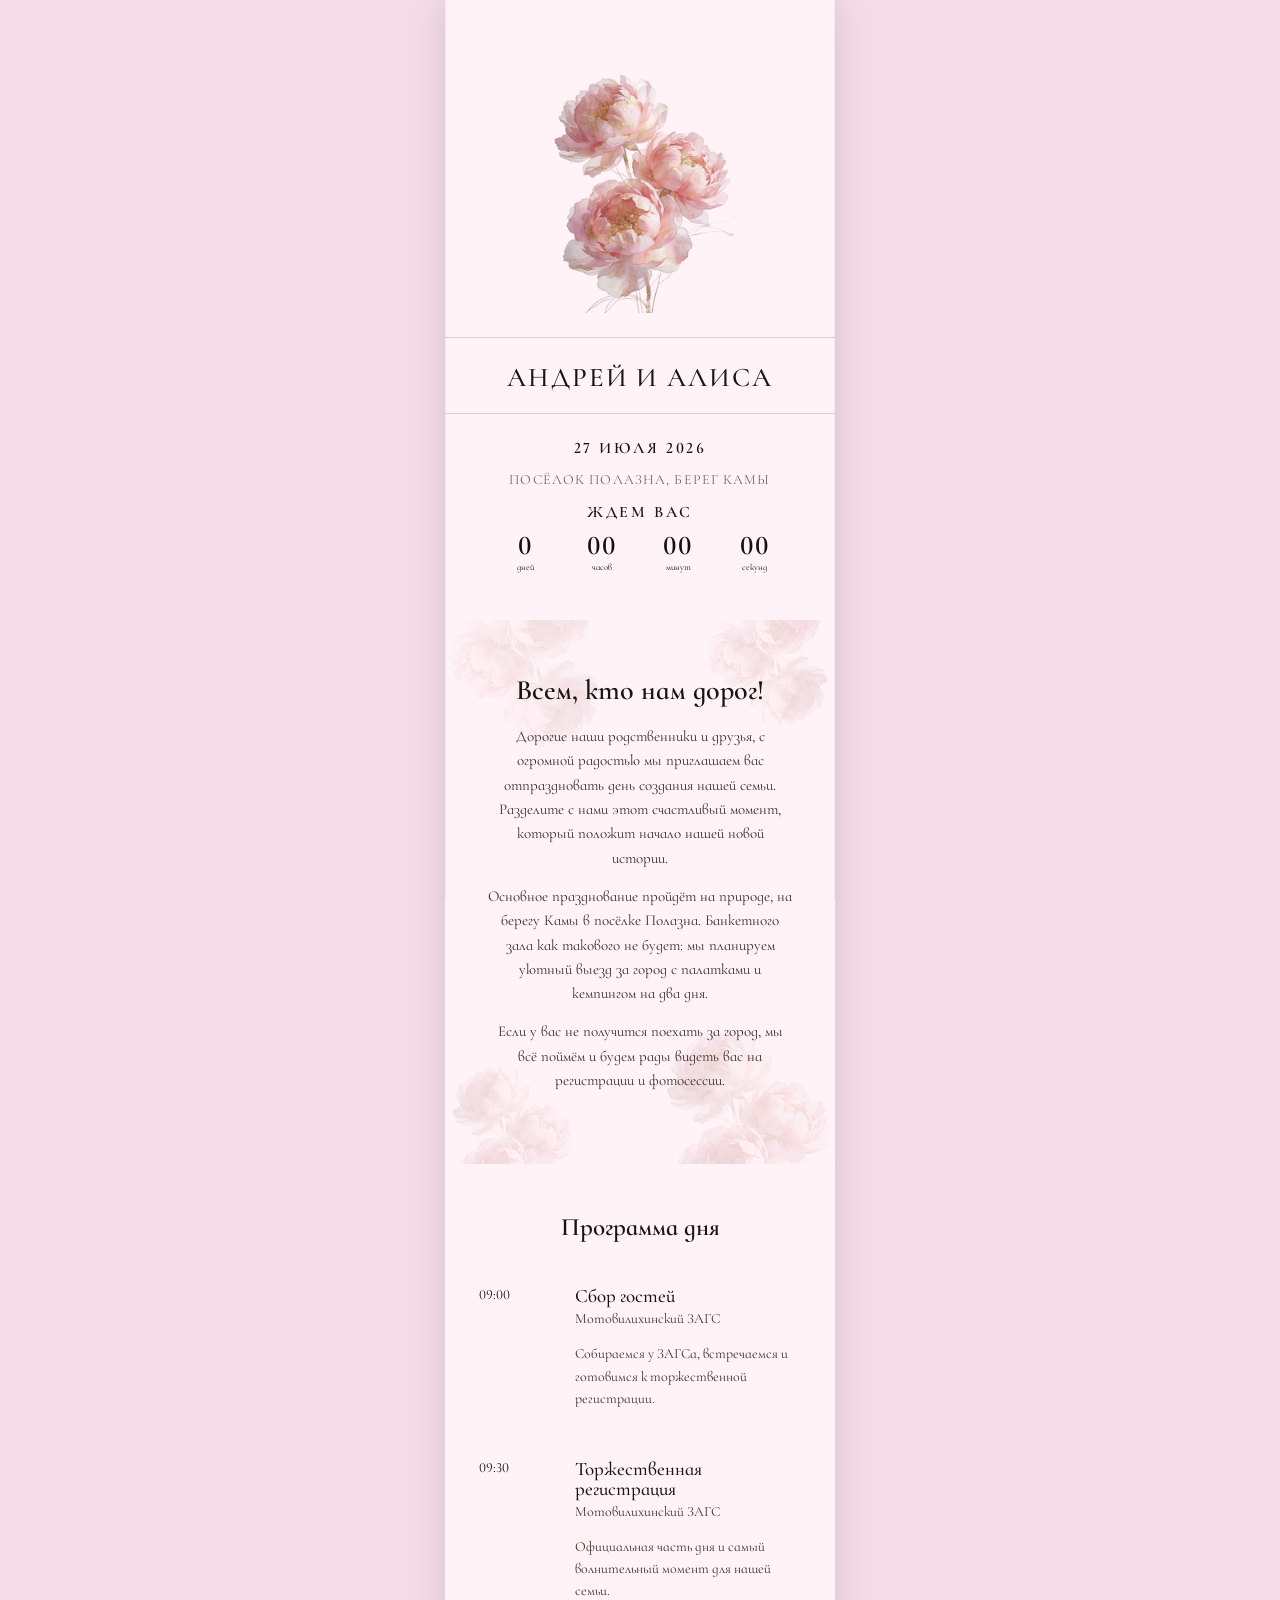
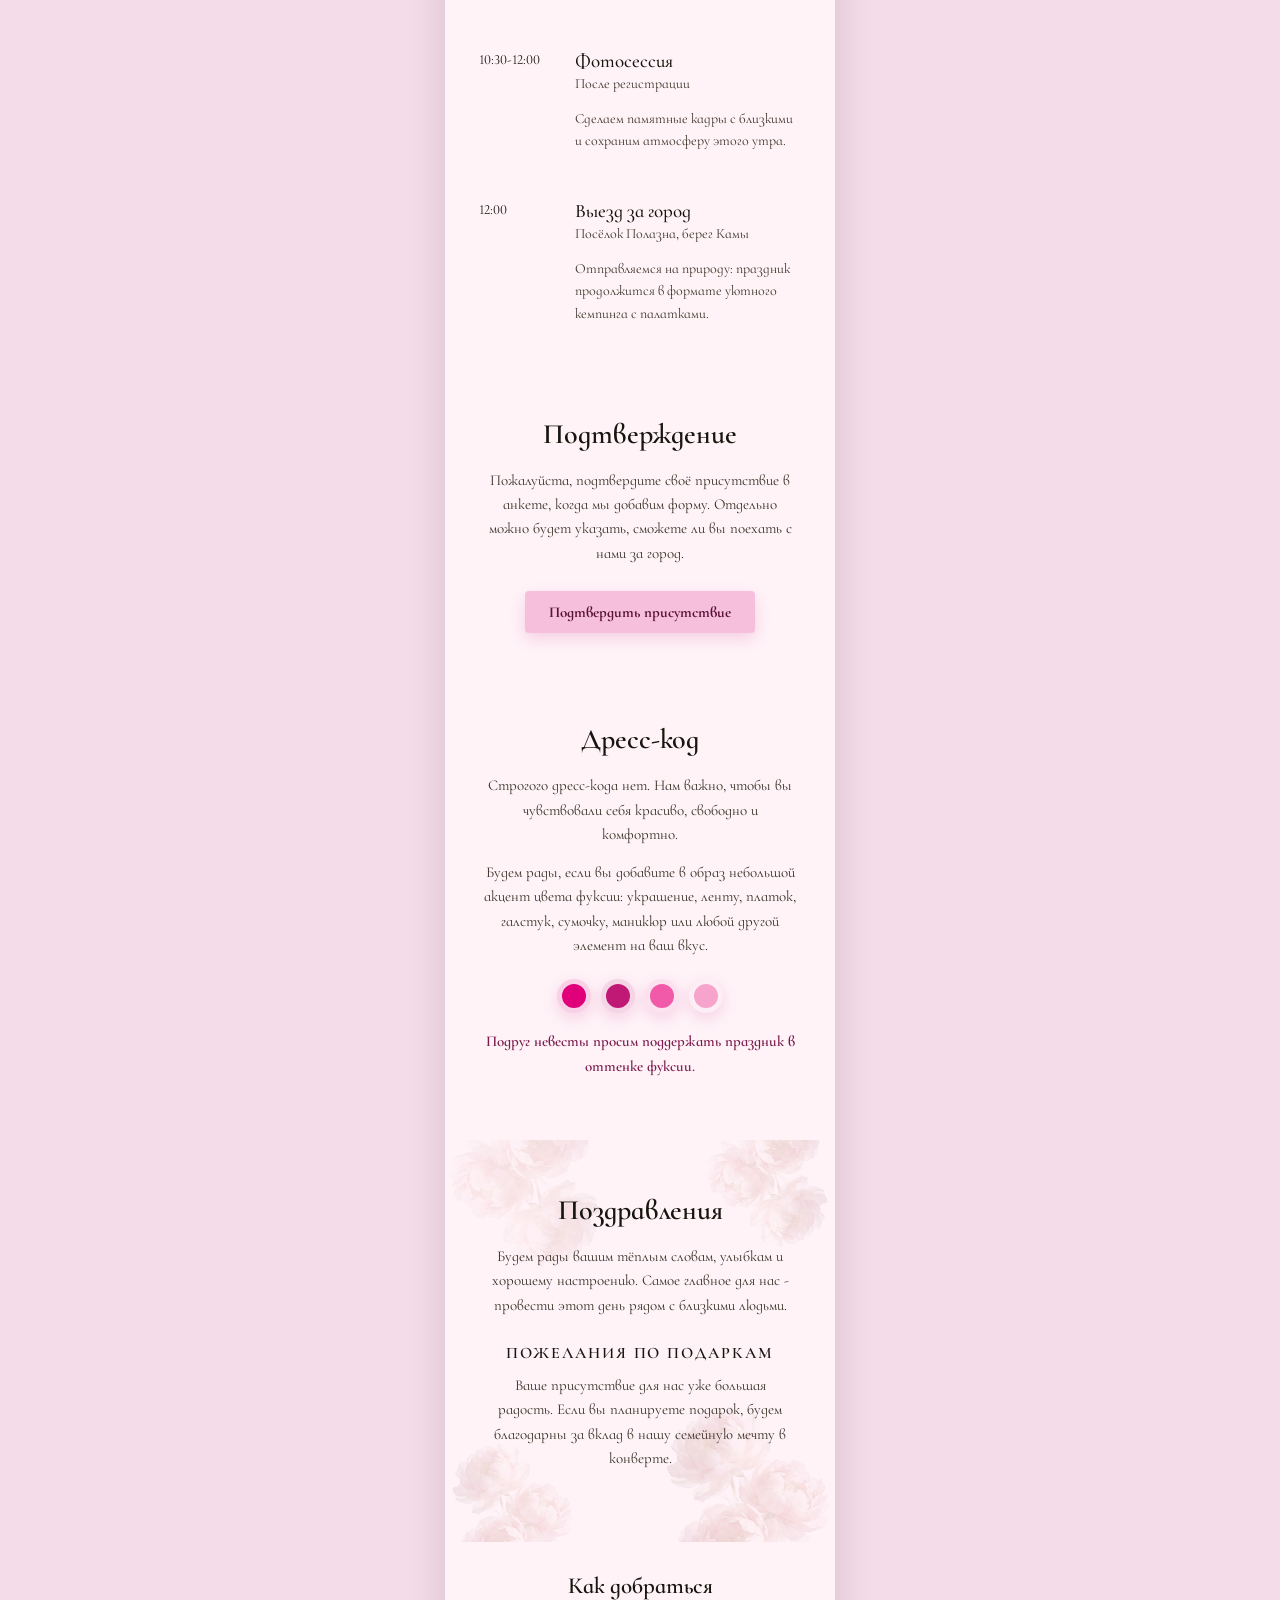
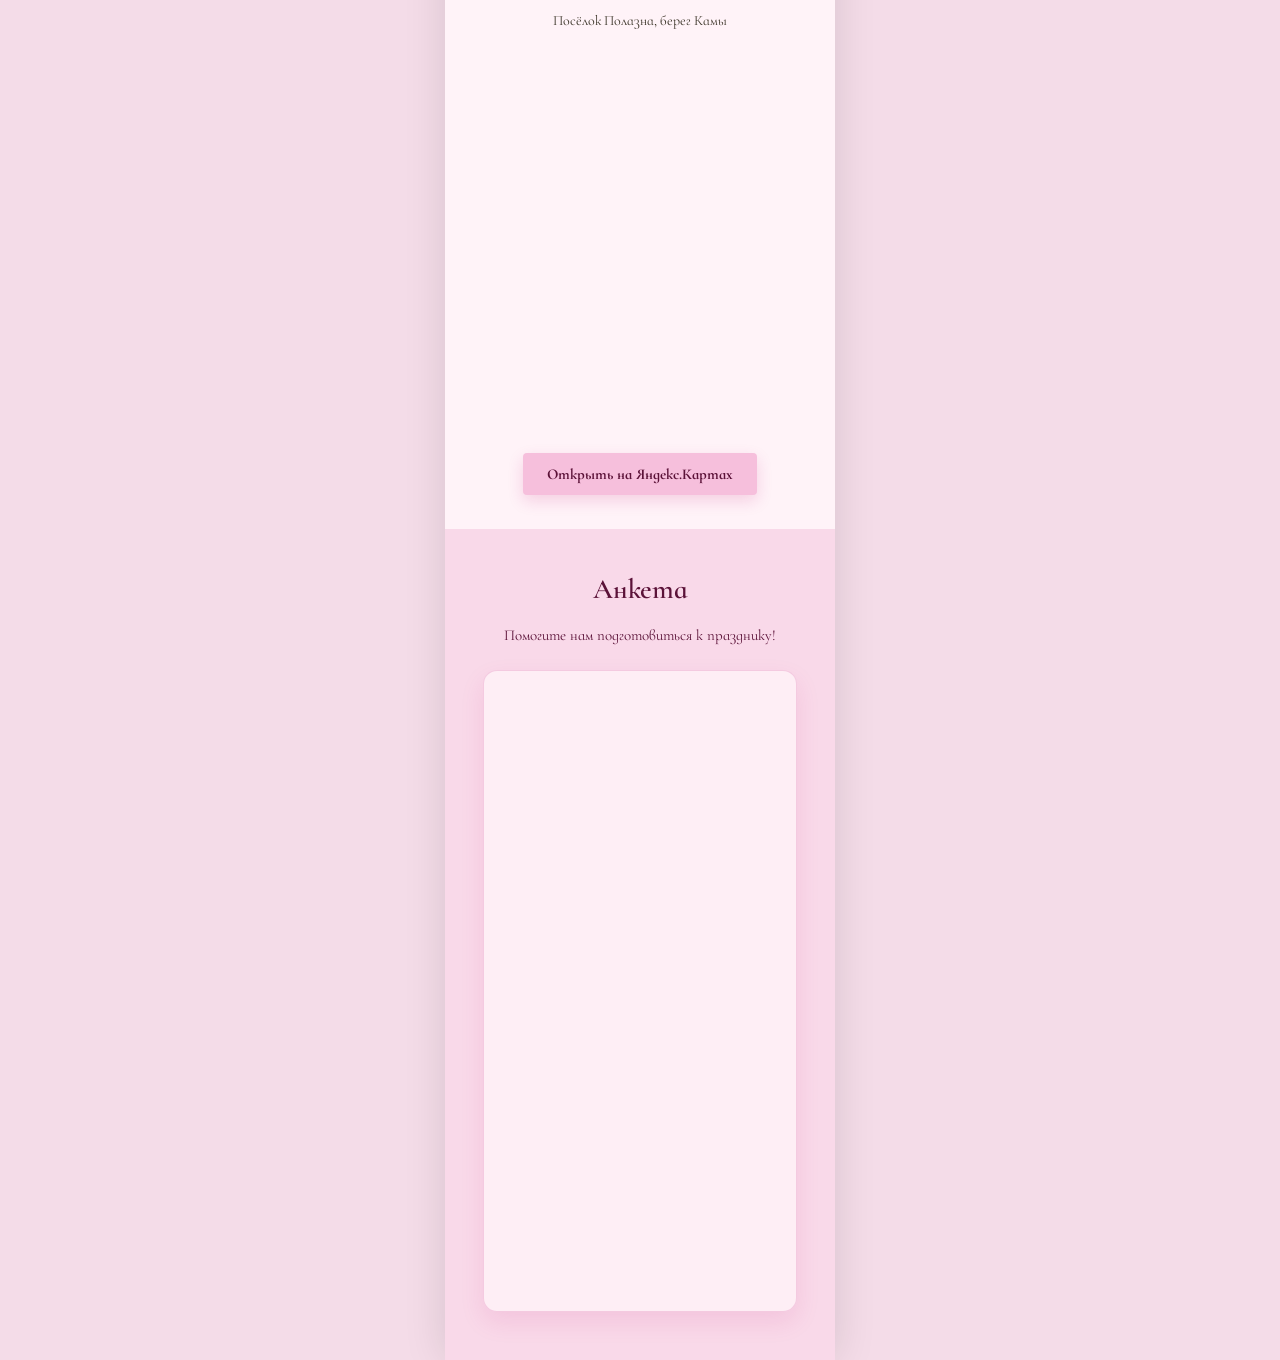
<file: index.html>
<!DOCTYPE html>
<html lang="ru">
<head>
  <meta charset="UTF-8">
  <meta name="viewport" content="width=device-width, initial-scale=1.0">
  <meta name="color-scheme" content="light">
  <title>Андрей и Алиса - свадебное приглашение</title>
  <link rel="preconnect" href="https://fonts.googleapis.com">
  <link rel="preconnect" href="https://fonts.gstatic.com" crossorigin>
  <link href="https://fonts.googleapis.com/css2?family=Cormorant+Infant:wght@400;500;600;700&family=Inter:wght@300;400;500;600;700&family=Marck+Script&display=swap" rel="stylesheet">
  <link rel="stylesheet" href="style.css?v=27">
</head>
<body>
  <div class="site">
    <main>
      <section class="cover" id="date">
        <div class="flower-hero" aria-hidden="true">
          <img src="assets/pink-flowers-transparent.png" alt="">
        </div>

        <div class="names names-compact">
          <p>Андрей и Алиса</p>
        </div>

        <div class="date-block">
          <p>27 июля 2026</p>
          <span>посёлок Полазна, берег Камы</span>
        </div>

        <p class="invite-label">Ждем вас</p>
        <div class="countdown" aria-live="polite">
          <span><b data-days>60</b>дней</span>
          <span><b data-hours>00</b>часов</span>
          <span><b data-minutes>00</b>минут</span>
          <span><b data-seconds>00</b>секунд</span>
        </div>
      </section>

      <section class="intro botanical-card" id="story">
        <div class="top-florals" aria-hidden="true"></div>
        <h2>Всем, кто нам дорог!</h2>
        <p>Дорогие наши родственники и друзья, с огромной радостью мы приглашаем вас отпраздновать день создания нашей семьи. Разделите с нами этот счастливый момент, который положит начало нашей новой истории.</p>
        <p>Основное празднование пройдёт на природе, на берегу Камы в посёлке Полазна. Банкетного зала как такового не будет: мы планируем уютный выезд за город с палатками и кемпингом на два дня.</p>
        <p>Если у вас не получится поехать за город, мы всё поймём и будем рады видеть вас на регистрации и фотосессии.</p>
        <div class="bottom-florals" aria-hidden="true"></div>
      </section>

      <section class="schedule" id="schedule">
        <h2>Программа дня</h2>
        <ol>
          <li>
            <time>09:00</time>
            <div>
              <h3>Сбор гостей</h3>
              <p>Мотовилихинский ЗАГС</p>
              <p>Собираемся у ЗАГСа, встречаемся и готовимся к торжественной регистрации.</p>
            </div>
          </li>
          <li>
            <time>09:30</time>
            <div>
              <h3>Торжественная регистрация</h3>
              <p>Мотовилихинский ЗАГС</p>
              <p>Официальная часть дня и самый волнительный момент для нашей семьи.</p>
            </div>
          </li>
          <li>
            <time>10:30-12:00</time>
            <div>
              <h3>Фотосессия</h3>
              <p>После регистрации</p>
              <p>Сделаем памятные кадры с близкими и сохраним атмосферу этого утра.</p>
            </div>
          </li>
          <li>
            <time>12:00</time>
            <div>
              <h3>Выезд за город</h3>
              <p>Посёлок Полазна, берег Камы</p>
              <p>Отправляемся на природу: праздник продолжится в формате уютного кемпинга с палатками.</p>
            </div>
          </li>
        </ol>
      </section>

      <section class="confirmation plain-section" id="confirmation">
        <h2>Подтверждение</h2>
        <p>Пожалуйста, подтвердите своё присутствие в анкете, когда мы добавим форму. Отдельно можно будет указать, сможете ли вы поехать с нами за город.</p>
        <a class="primary-button" href="#polls">Подтвердить присутствие</a>
      </section>

      <section class="dress-code plain-section" id="dress-code">
        <h2>Дресс-код</h2>
        <p>Строгого дресс-кода нет. Нам важно, чтобы вы чувствовали себя красиво, свободно и комфортно.</p>
        <p>Будем рады, если вы добавите в образ небольшой акцент цвета фуксии: украшение, ленту, платок, галстук, сумочку, маникюр или любой другой элемент на ваш вкус.</p>
        <div class="accent-palette" aria-label="Цветовой акцент свадьбы">
          <span style="--color:#e0007a"></span>
          <span style="--color:#c01875"></span>
          <span style="--color:#f05aa8"></span>
          <span style="--color:#f6a4cc"></span>
        </div>
        <p class="dress-note">Подруг невесты просим поддержать праздник в оттенке фуксии.</p>
      </section>

      <section class="congratulations botanical-card" id="congratulations">
        <div class="top-florals" aria-hidden="true"></div>
        <h2>Поздравления</h2>
        <p>Будем рады вашим тёплым словам, улыбкам и хорошему настроению. Самое главное для нас - провести этот день рядом с близкими людьми.</p>
        <h3>Пожелания по подаркам</h3>
        <p>Ваше присутствие для нас уже большая радость. Если вы планируете подарок, будем благодарны за вклад в нашу семейную мечту в конверте.</p>
        <div class="bottom-florals" aria-hidden="true"></div>
      </section>

      <section class="map-section" id="map" aria-label="Карта">
        <div class="map-address">
          <h2>Как добраться</h2>
          <p>Посёлок Полазна, берег Камы</p>
        </div>
        <iframe class="yandex-map" src="https://yandex.ru/map-widget/v1/?um=constructor%3A6fd61269bfa123b93706147dde319f9f8789417521f7c417bce569bd79fbaa7e&amp;source=constructor" width="500" height="400" frameborder="0"></iframe>
        <a class="map-button" href="https://yandex.ru/maps/geo/rabochiy_posyolok_polazna/53093215/?ll=56.405114%2C58.296758&amp;z=13" target="_blank" rel="noopener">Открыть на Яндекс.Картах</a>
      </section>
      <section class="polls pasture-section" id="polls">
        <h2>Анкета</h2>
        <p>Помогите нам подготовиться к празднику!</p>
        <div class="form-embed">
          <script src="https://forms.yandex.com/_static/embed.js"></script>
          <iframe src="https://forms.yandex.com/u/6a200dae90290259b2e12db3?iframe=1" frameborder="0" name="ya-form-6a200dae90290259b2e12db3" width="100%"></iframe>
        </div>
      </section>
    </main>
  </div>

  <script src="script.js?v=7"></script>
</body>
</html>
</file>
<file: style.css>
:root {
  --paper: #fff3f8;
  --ink: #17150f;
  --muted: #6e6a5c;
  --green: #c01875;
  --green-soft: #f6bfdc;
  --line: rgba(43, 38, 25, 0.18);
  --serif: "Cormorant Infant", Georgia, serif;
  --sans: "Inter", Arial, sans-serif;
  --script: "Marck Script", cursive;
}

* {
  box-sizing: border-box;
}

html {
  scroll-behavior: smooth;
}

body {
  margin: 0;
  color: var(--ink);
  background: #f4dce8;
  font-family: var(--serif);
}

button,
input {
  font: inherit;
}

img {
  display: block;
  width: 100%;
}

.site {
  position: relative;
  width: min(100%, 390px);
  min-height: 100vh;
  margin: 0 auto;
  overflow: hidden;
  background: var(--paper);
  box-shadow: 0 0 40px rgba(0, 0, 0, 0.12);
}

.site::before,
.site::after {
  position: fixed;
  top: 0;
  bottom: 0;
  z-index: 5;
  width: 1px;
  content: "";
  background: rgba(0, 0, 0, 0.05);
}

.site::before {
  left: calc(50% - 195px);
}

.site::after {
  right: calc(50% - 195px);
}

.cover {
  position: relative;
  min-height: 620px;
  padding: 58px 0 28px;
  text-align: center;
}

.flower-hero {
  width: 218px;
  height: 255px;
  margin: 0 auto 24px;
  opacity: 0.9;
}

.flower-hero img {
  width: 100%;
  height: 100%;
  object-fit: contain;
}

.names {
  position: relative;
  padding: 24px 24px 20px;
}

.names::before,
.names::after {
  position: absolute;
  left: 0;
  right: 0;
  height: 1px;
  content: "";
  background: var(--line);
}

.names::before {
  top: 0;
}

.names::after {
  bottom: 0;
}

.names p {
  margin: 0 0 13px;
  font-size: 27px;
  font-weight: 500;
  letter-spacing: 0.07em;
  text-transform: uppercase;
}

.names-compact p {
  margin-bottom: 0;
}

.names span {
  display: block;
  color: var(--muted);
  max-width: 315px;
  margin: 0 auto;
  font-family: var(--serif);
  font-size: 13px;
  font-weight: 500;
  line-height: 1.8;
  letter-spacing: 0.06em;
  text-transform: uppercase;
}

.date-block {
  padding: 24px 24px 14px;
}

.date-block p,
.invite-label {
  margin: 0 0 13px;
  font-family: var(--serif);
  font-size: 16px;
  font-weight: 600;
  letter-spacing: 0.16em;
  text-transform: uppercase;
}

.date-block span {
  display: block;
  color: var(--muted);
  font-size: 14px;
  letter-spacing: 0.08em;
  text-transform: uppercase;
}

.invite-label {
  margin-bottom: 9px;
}

.countdown {
  display: grid;
  grid-template-columns: repeat(4, 1fr);
  gap: 0;
  padding: 0 42px;
  font-family: var(--serif);
}

.countdown span {
  display: grid;
  gap: 2px;
  color: #111;
  font-size: 9px;
  font-weight: 400;
  line-height: 1.1;
  text-transform: lowercase;
}

.countdown b {
  font-size: 27px;
  font-weight: 600;
  letter-spacing: 0.03em;
}

.botanical-card {
  position: relative;
  padding: 82px 42px 58px;
  text-align: center;
  background: var(--paper);
  overflow: hidden;
}

.intro.botanical-card,
.congratulations.botanical-card {
  padding-top: 54px;
}

.botanical-card::before {
  position: absolute;
  right: 0;
  bottom: -86px;
  content: "";
  width: 178px;
  height: 238px;
  background: url("assets/pink-flowers-transparent.png") center / contain no-repeat;
  opacity: 0.18;
  pointer-events: none;
}

.botanical-card::after {
  position: absolute;
  top: -76px;
  left: 0;
  content: "";
  width: 164px;
  height: 218px;
  background: url("assets/pink-flowers-transparent.png") center / contain no-repeat;
  opacity: 0.12;
  pointer-events: none;
  transform: rotate(180deg);
}

.botanical-card > * {
  position: relative;
  z-index: 2;
}

.top-florals,
.bottom-florals {
  position: absolute;
  z-index: 1;
  width: 132px;
  height: 176px;
  background: url("assets/pink-flowers-transparent.png") center / contain no-repeat;
  opacity: 0.16;
  pointer-events: none;
}

.top-florals {
  top: -58px;
  right: 0;
  transform: rotate(180deg);
}

.bottom-florals {
  bottom: -66px;
  left: 0;
}

.intro p,
.congratulations p,
.plain-section p,
.pasture-section p {
  margin: 0 auto 14px;
  color: #373126;
  font-size: 15px;
  line-height: 1.62;
}

.intro h2,
.congratulations h2,
.plain-section h2,
.pasture-section h2 {
  margin: 0 0 18px;
  color: var(--ink);
  font-size: 28px;
  font-weight: 600;
  line-height: 1.15;
}

.congratulations h3 {
  margin: 26px 0 10px;
  font-size: 16px;
  font-weight: 600;
  letter-spacing: 0.12em;
  text-transform: uppercase;
}

.form-placeholder {
  margin-top: 20px;
}

.form-placeholder h3 {
  color: var(--green);
  font-family: var(--script);
  font-size: 22px;
  letter-spacing: 0;
  text-transform: none;
}

.form-placeholder__box {
  display: grid;
  width: 100%;
  min-height: 82px;
  margin-top: 16px;
  border: 1px solid rgba(192, 24, 117, 0.22);
  border-radius: 4px;
  place-items: center;
  color: rgba(95, 18, 58, 0.62);
  background: rgba(255, 246, 250, 0.82);
  font-family: var(--sans);
  font-size: 13px;
  font-weight: 700;
  letter-spacing: 0.08em;
  text-transform: uppercase;
}

.calendar-note {
  margin-top: 14px !important;
  color: #6a695f !important;
  font-size: 11px !important;
}

.plain-section,
.pasture-section {
  padding: 46px 38px;
  text-align: center;
}

.plain-section {
  background: var(--paper);
}

.pasture-section {
  color: #5b1238;
  background: #f9d9e9;
}

.pasture-section h2,
.pasture-section p {
  color: #5b1238;
}

.confirmation {
  padding-top: 42px;
  padding-bottom: 44px;
}

.primary-button {
  display: inline-flex;
  align-items: center;
  justify-content: center;
  min-height: 42px;
  margin-top: 12px;
  padding: 0 24px;
  border-radius: 4px;
  color: #5b1238;
  background: var(--green-soft);
  box-shadow: 0 6px 16px rgba(192, 24, 117, 0.16);
  font-size: 15px;
  font-weight: 700;
  line-height: 1.1;
  text-decoration: none;
}

.polls {
  padding-top: 44px;
  padding-bottom: 48px;
}

.polls .form-placeholder__box {
  margin-top: 22px;
  border-color: rgba(192, 24, 117, 0.2);
  background: rgba(255, 246, 250, 0.58);
  color: rgba(91, 18, 56, 0.72);
}

.form-embed {
  width: 100%;
  margin-top: 22px;
  padding: 10px;
  border: 1px solid rgba(192, 24, 117, 0.16);
  border-radius: 14px;
  background: rgba(255, 246, 250, 0.72);
  box-shadow: 0 10px 24px rgba(192, 24, 117, 0.1);
  overflow: hidden;
}

.form-embed iframe {
  display: block;
  width: 100% !important;
  max-width: 100% !important;
  min-height: 620px !important;
  border-radius: 10px;
  border: 0;
}

.dress-code {
  padding-top: 46px;
  padding-bottom: 48px;
}

.dress-code p + p {
  margin-top: 4px;
}

.accent-palette {
  display: flex;
  justify-content: center;
  gap: 10px;
  margin: 22px auto 16px;
}

.accent-palette span {
  width: 34px;
  height: 34px;
  border: 5px solid rgba(255, 255, 255, 0.82);
  border-radius: 50%;
  background: var(--color);
  box-shadow: 0 5px 16px rgba(192, 24, 117, 0.16);
}

.dress-note {
  color: #7b1b4d !important;
  font-weight: 600;
}

.dress-palette {
  display: flex;
  justify-content: center;
  gap: 8px;
  flex-wrap: wrap;
  margin: 22px auto 0;
}

.dress-palette span {
  width: 28px;
  height: 28px;
  border: 0;
  border-radius: 50%;
  background: var(--color);
  box-shadow: 0 3px 10px rgba(43, 38, 25, 0.12);
}

.dress-palette-circles {
  max-width: 278px;
}

.dress-palette-bars {
  display: grid;
  grid-template-columns: repeat(12, 1fr);
  gap: 3px;
  width: min(100%, 250px);
  height: 54px;
  margin: 24px auto 0;
}

.dress-palette-bars span {
  background: var(--color);
}

.schedule {
  padding: 48px 34px 38px;
  background: var(--paper);
}

.schedule h2 {
  margin: 0 0 44px;
  text-align: center;
  font-size: 25px;
  font-weight: 600;
}

.schedule ol {
  display: grid;
  gap: 36px;
  margin: 0;
  padding: 0;
  list-style: none;
}

.schedule li {
  display: grid;
  grid-template-columns: 78px 1fr;
  gap: 18px;
  align-items: start;
}

.schedule time {
  font-size: 14px;
}

.schedule h3 {
  margin: 0 0 2px;
  font-size: 19px;
  font-weight: 500;
  line-height: 1.05;
}

.schedule p {
  margin: 0 0 13px;
  color: #3c3529;
  font-size: 14px;
  line-height: 1.58;
}

.map-section {
  padding: 0 0 34px;
  text-align: center;
  background: var(--paper);
}

.map-address {
  padding: 30px 28px 42px;
  text-align: center;
  background: var(--paper);
}

.map-address h2 {
  margin: 0 0 10px;
  font-size: 23px;
  font-weight: 600;
}

.map-address p {
  margin: 0;
  color: #3c3529;
  font-size: 14px;
  line-height: 1.5;
}

.yandex-map {
  display: block;
  width: 100% !important;
  max-width: 100%;
  height: 360px;
  border: 0;
}

.map-placeholder {
  display: grid;
  min-height: 210px;
  margin: 0 28px;
  padding: 24px;
  border: 1px solid rgba(192, 24, 117, 0.18);
  border-radius: 14px;
  place-items: center;
  color: rgba(91, 18, 56, 0.72);
  background: rgba(255, 246, 250, 0.72);
  box-shadow: 0 10px 24px rgba(192, 24, 117, 0.08);
  font-size: 15px;
  font-weight: 700;
  line-height: 1.35;
  text-align: center;
  text-transform: uppercase;
  letter-spacing: 0.08em;
}

.map-button {
  display: inline-flex;
  align-items: center;
  justify-content: center;
  min-height: 42px;
  margin: 20px 28px 0;
  padding: 0 24px;
  border-radius: 4px;
  color: #5b1238;
  background: var(--green-soft);
  box-shadow: 0 6px 16px rgba(192, 24, 117, 0.16);
  font-size: 15px;
  font-weight: 700;
  line-height: 1.1;
  text-decoration: none;
}

.map-button:focus-visible,
.primary-button:focus-visible {
  outline: 2px solid var(--green);
  outline-offset: 3px;
}

@media (max-width: 390px) {
  .site::before,
  .site::after {
    display: none;
  }

  .botanical-card {
    padding-left: 34px;
    padding-right: 34px;
  }

  .plain-section,
  .pasture-section {
    padding-left: 30px;
    padding-right: 30px;
  }

  .schedule {
    padding-left: 28px;
    padding-right: 28px;
  }
}
</file>
